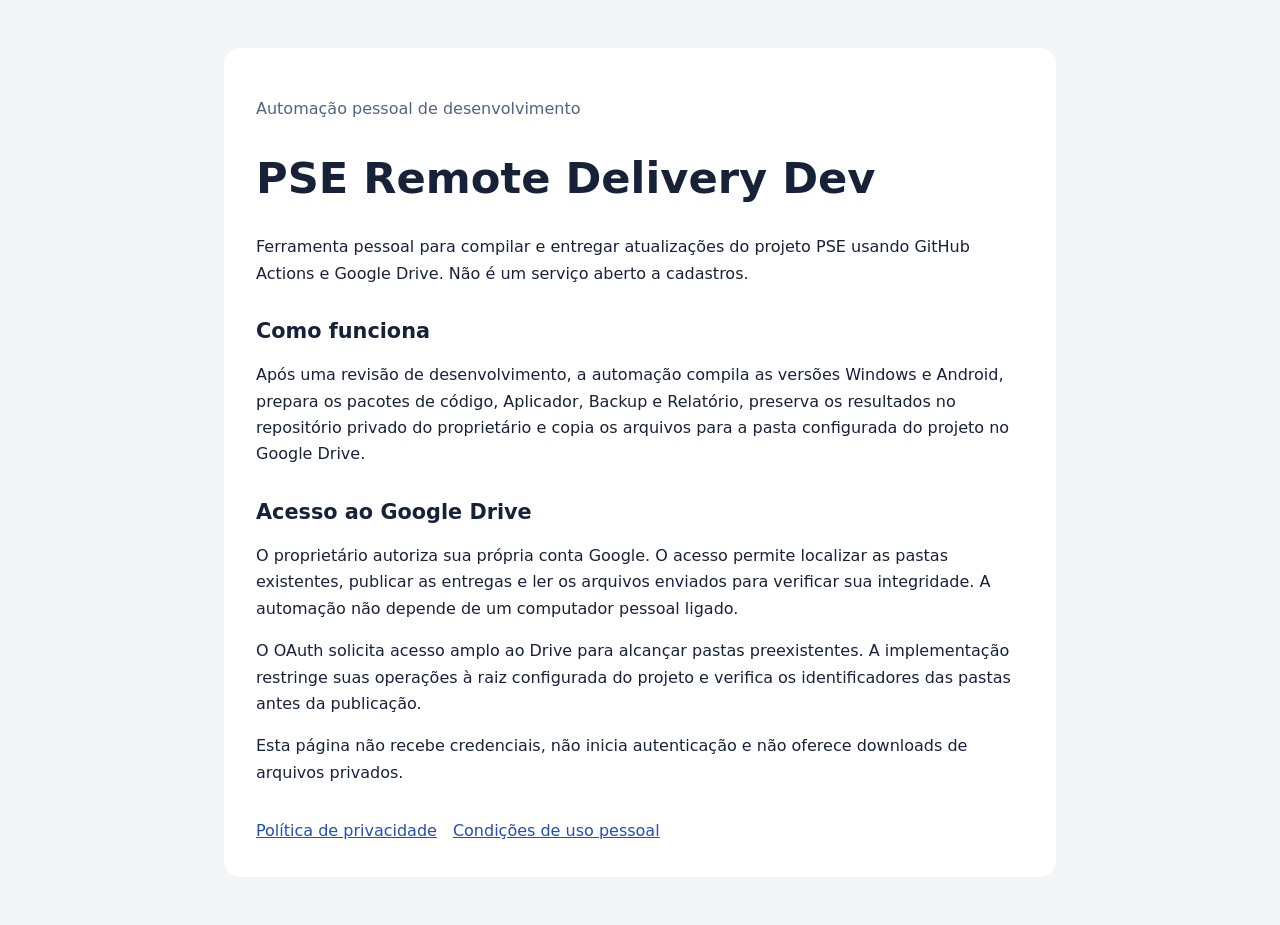
<file: index.html>
<!doctype html>
<html lang="pt-BR">
<head>
<meta charset="utf-8">
<meta name="viewport" content="width=device-width,initial-scale=1">
<title>PSE Remote Delivery Dev</title>
<link rel="stylesheet" href="style.css">
</head>
<body><main>
<p class="eyebrow">Automação pessoal de desenvolvimento</p>
<h1>PSE Remote Delivery Dev</h1>
<p>Ferramenta pessoal para compilar e entregar atualizações do projeto PSE usando GitHub Actions e Google Drive. Não é um serviço aberto a cadastros.</p>
<h2>Como funciona</h2>
<p>Após uma revisão de desenvolvimento, a automação compila as versões Windows e Android, prepara os pacotes de código, Aplicador, Backup e Relatório, preserva os resultados no repositório privado do proprietário e copia os arquivos para a pasta configurada do projeto no Google Drive.</p>
<h2>Acesso ao Google Drive</h2>
<p>O proprietário autoriza sua própria conta Google. O acesso permite localizar as pastas existentes, publicar as entregas e ler os arquivos enviados para verificar sua integridade. A automação não depende de um computador pessoal ligado.</p>
<p>O OAuth solicita acesso amplo ao Drive para alcançar pastas preexistentes. A implementação restringe suas operações à raiz configurada do projeto e verifica os identificadores das pastas antes da publicação.</p>
<p>Esta página não recebe credenciais, não inicia autenticação e não oferece downloads de arquivos privados.</p>
<nav aria-label="Informações"><a href="privacy.html">Política de privacidade</a><a href="terms.html">Condições de uso pessoal</a></nav>
</main></body></html>
</file>
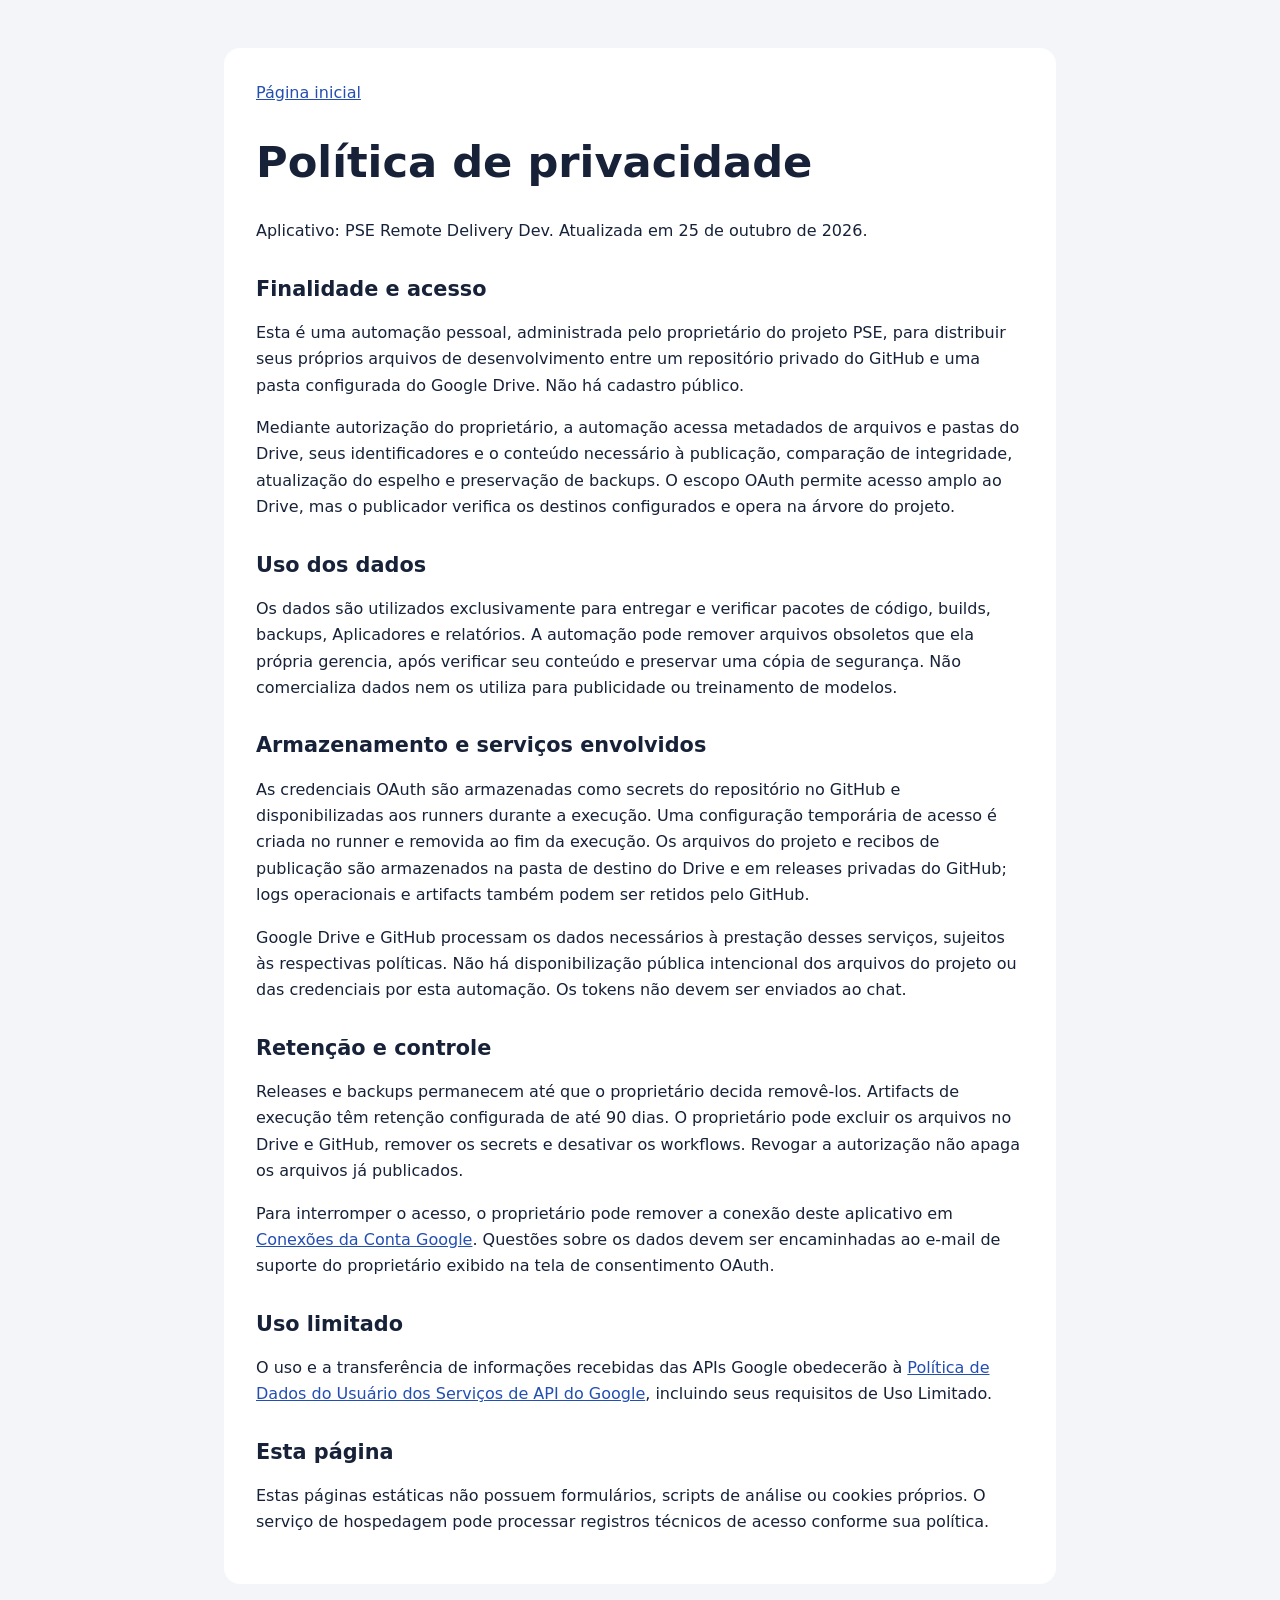
<file: privacy.html>
<!doctype html>
<html lang="pt-BR">
<head>
<meta charset="utf-8">
<meta name="viewport" content="width=device-width,initial-scale=1">
<title>Privacidade — PSE Remote Delivery Dev</title>
<link rel="stylesheet" href="style.css">
</head>
<body><main>
<a href="index.html">Página inicial</a>
<h1>Política de privacidade</h1>
<p>Aplicativo: PSE Remote Delivery Dev. Atualizada em 25 de outubro de 2026.</p>
<h2>Finalidade e acesso</h2>
<p>Esta é uma automação pessoal, administrada pelo proprietário do projeto PSE, para distribuir seus próprios arquivos de desenvolvimento entre um repositório privado do GitHub e uma pasta configurada do Google Drive. Não há cadastro público.</p>
<p>Mediante autorização do proprietário, a automação acessa metadados de arquivos e pastas do Drive, seus identificadores e o conteúdo necessário à publicação, comparação de integridade, atualização do espelho e preservação de backups. O escopo OAuth permite acesso amplo ao Drive, mas o publicador verifica os destinos configurados e opera na árvore do projeto.</p>
<h2>Uso dos dados</h2>
<p>Os dados são utilizados exclusivamente para entregar e verificar pacotes de código, builds, backups, Aplicadores e relatórios. A automação pode remover arquivos obsoletos que ela própria gerencia, após verificar seu conteúdo e preservar uma cópia de segurança. Não comercializa dados nem os utiliza para publicidade ou treinamento de modelos.</p>
<h2>Armazenamento e serviços envolvidos</h2>
<p>As credenciais OAuth são armazenadas como secrets do repositório no GitHub e disponibilizadas aos runners durante a execução. Uma configuração temporária de acesso é criada no runner e removida ao fim da execução. Os arquivos do projeto e recibos de publicação são armazenados na pasta de destino do Drive e em releases privadas do GitHub; logs operacionais e artifacts também podem ser retidos pelo GitHub.</p>
<p>Google Drive e GitHub processam os dados necessários à prestação desses serviços, sujeitos às respectivas políticas. Não há disponibilização pública intencional dos arquivos do projeto ou das credenciais por esta automação. Os tokens não devem ser enviados ao chat.</p>
<h2>Retenção e controle</h2>
<p>Releases e backups permanecem até que o proprietário decida removê-los. Artifacts de execução têm retenção configurada de até 90 dias. O proprietário pode excluir os arquivos no Drive e GitHub, remover os secrets e desativar os workflows. Revogar a autorização não apaga os arquivos já publicados.</p>
<p>Para interromper o acesso, o proprietário pode remover a conexão deste aplicativo em <a href="https://myaccount.google.com/connections">Conexões da Conta Google</a>. Questões sobre os dados devem ser encaminhadas ao e-mail de suporte do proprietário exibido na tela de consentimento OAuth.</p>
<h2>Uso limitado</h2>
<p>O uso e a transferência de informações recebidas das APIs Google obedecerão à <a href="https://developers.google.com/terms/api-services-user-data-policy">Política de Dados do Usuário dos Serviços de API do Google</a>, incluindo seus requisitos de Uso Limitado.</p>
<h2>Esta página</h2>
<p>Estas páginas estáticas não possuem formulários, scripts de análise ou cookies próprios. O serviço de hospedagem pode processar registros técnicos de acesso conforme sua política.</p>
</main></body></html>
</file>
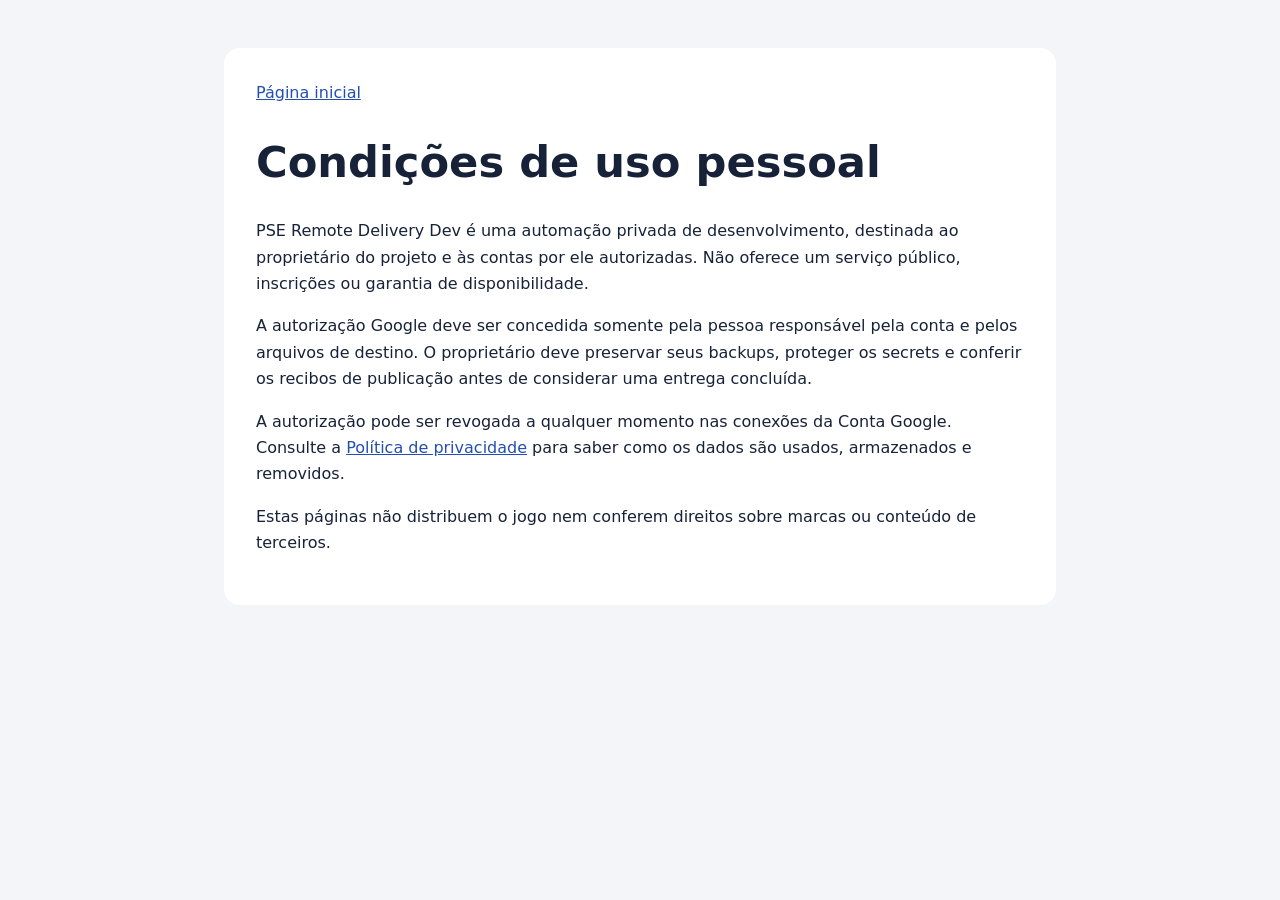
<file: terms.html>
<!doctype html>
<html lang="pt-BR">
<head>
<meta charset="utf-8">
<meta name="viewport" content="width=device-width,initial-scale=1">
<title>Uso pessoal — PSE Remote Delivery Dev</title>
<link rel="stylesheet" href="style.css">
</head>
<body><main>
<a href="index.html">Página inicial</a>
<h1>Condições de uso pessoal</h1>
<p>PSE Remote Delivery Dev é uma automação privada de desenvolvimento, destinada ao proprietário do projeto e às contas por ele autorizadas. Não oferece um serviço público, inscrições ou garantia de disponibilidade.</p>
<p>A autorização Google deve ser concedida somente pela pessoa responsável pela conta e pelos arquivos de destino. O proprietário deve preservar seus backups, proteger os secrets e conferir os recibos de publicação antes de considerar uma entrega concluída.</p>
<p>A autorização pode ser revogada a qualquer momento nas conexões da Conta Google. Consulte a <a href="privacy.html">Política de privacidade</a> para saber como os dados são usados, armazenados e removidos.</p>
<p>Estas páginas não distribuem o jogo nem conferem direitos sobre marcas ou conteúdo de terceiros.</p>
</main></body></html>
</file>
<file: style.css>
:root { color-scheme: light dark; font-family: system-ui, sans-serif; line-height: 1.65; }
body { margin: 0; background: #f3f5f9; color: #172239; }
main { max-width: 48rem; margin: 3rem auto; padding: 2rem; background: #fff; border-radius: 1rem; }
h1, h2 { line-height: 1.25; }
h1 { font-size: clamp(1.8rem, 5vw, 2.7rem); }
h2 { margin-top: 2rem; font-size: 1.3rem; }
a { color: #234eb2; overflow-wrap: anywhere; }
nav { display: flex; flex-wrap: wrap; gap: 1rem; margin-top: 2rem; }
.eyebrow { color: #516482; }
@media (max-width: 52rem) { main { margin: 1rem; padding: 1.3rem; } }
@media (prefers-color-scheme: dark) { body { background: #111827; color: #e5eaf4; } main { background: #1c2638; } a { color: #adc7ff; } .eyebrow { color: #b0bdd3; } }
</file>
